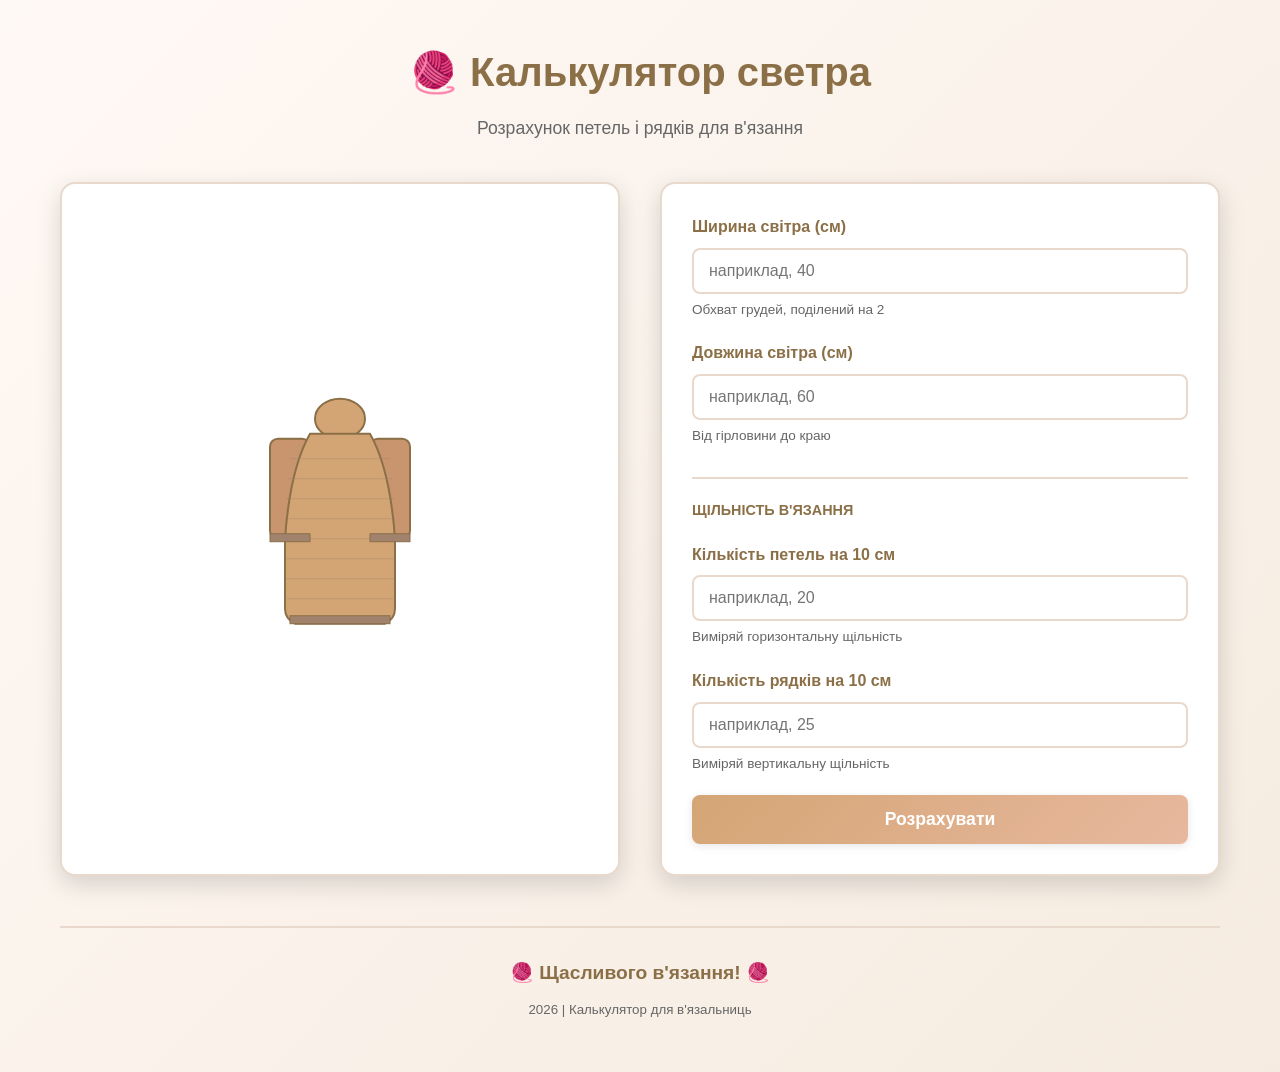
<file: index.html>
<!DOCTYPE html>
<html lang="uk">
<head>
    <meta charset="UTF-8">
    <meta name="viewport" content="width=device-width, initial-scale=1.0">
    <title>Калькулятор петель в'язаного светра</title>
    <link rel="stylesheet" href="styles.css">
</head>
<body>
    <div class="container">
        <header class="header">
            <h1>🧶 Калькулятор светра</h1>
            <p class="subtitle">Розрахунок петель і рядків для в'язання</p>
        </header>

        <div class="content-wrapper">
            <div class="sweater-section">
                <svg class="sweater-svg" viewBox="0 0 200 280" xmlns="http://www.w3.org/2000/svg">
                    <!-- Гірловина -->
                    <ellipse cx="100" cy="30" rx="25" ry="20" fill="#D4A574" stroke="#8B6F47" stroke-width="2"/>

                    <!-- Рукави -->
                    <rect x="30" y="50" width="40" height="100" rx="8" fill="#C9956F" stroke="#8B6F47" stroke-width="2"/>
                    <rect x="130" y="50" width="40" height="100" rx="8" fill="#C9956F" stroke="#8B6F47" stroke-width="2"/>

                    <!-- Центральна частина -->
                    <path d="M 70 45 Q 50 80 45 150 L 45 220 Q 45 230 55 235 L 145 235 Q 155 230 155 220 L 155 150 Q 150 80 130 45 Z"
                          fill="#D4A574" stroke="#8B6F47" stroke-width="2"/>

                    <!-- Текстура в'язання (горизонтальні смужки) -->
                    <line x1="50" y1="70" x2="150" y2="70" stroke="#A0826D" stroke-width="1" opacity="0.4"/>
                    <line x1="48" y1="90" x2="152" y2="90" stroke="#A0826D" stroke-width="1" opacity="0.4"/>
                    <line x1="46" y1="110" x2="154" y2="110" stroke="#A0826D" stroke-width="1" opacity="0.4"/>
                    <line x1="45" y1="130" x2="155" y2="130" stroke="#A0826D" stroke-width="1" opacity="0.4"/>
                    <line x1="45" y1="150" x2="155" y2="150" stroke="#A0826D" stroke-width="1" opacity="0.4"/>
                    <line x1="45" y1="170" x2="155" y2="170" stroke="#A0826D" stroke-width="1" opacity="0.4"/>
                    <line x1="45" y1="190" x2="155" y2="190" stroke="#A0826D" stroke-width="1" opacity="0.4"/>
                    <line x1="47" y1="210" x2="153" y2="210" stroke="#A0826D" stroke-width="1" opacity="0.4"/>

                    <!-- Манжети рукавів -->
                    <rect x="30" y="145" width="40" height="8" fill="#A0826D" stroke="#8B6F47" stroke-width="1"/>
                    <rect x="130" y="145" width="40" height="8" fill="#A0826D" stroke="#8B6F47" stroke-width="1"/>

                    <!-- Манжета внизу -->
                    <rect x="50" y="227" width="100" height="8" fill="#A0826D" stroke="#8B6F47" stroke-width="1"/>
                </svg>
            </div>

            <div class="form-section">
                <form id="calculatorForm">
                    <div class="form-group">
                        <label for="width">Ширина світра (см)</label>
                        <input type="number" id="width" placeholder="наприклад, 40" min="10" max="150" required>
                        <small>Обхват грудей, поділений на 2</small>
                    </div>

                    <div class="form-group">
                        <label for="length">Довжина світра (см)</label>
                        <input type="number" id="length" placeholder="наприклад, 60" min="10" max="100" required>
                        <small>Від гірловини до краю</small>
                    </div>

                    <div class="form-divider">Щільність в'язання</div>

                    <div class="form-group">
                        <label for="stitches">Кількість петель на 10 см</label>
                        <input type="number" id="stitches" placeholder="наприклад, 20" min="5" max="50" step="0.5" required>
                        <small>Виміряй горизонтальну щільність</small>
                    </div>

                    <div class="form-group">
                        <label for="rows">Кількість рядків на 10 см</label>
                        <input type="number" id="rows" placeholder="наприклад, 25" min="5" max="50" step="0.5" required>
                        <small>Виміряй вертикальну щільність</small>
                    </div>

                    <button type="submit" class="btn-calculate">Розрахувати</button>
                </form>
            </div>
        </div>

        <div id="resultsContainer" class="results-container hidden">
            <div class="results-card">
                <h2>Результати розрахунків</h2>

                <div class="result-item">
                    <div class="result-icon">🔢</div>
                    <div class="result-content">
                        <div class="result-label">Петель до набору</div>
                        <div class="result-value" id="stitchesResult">-</div>
                        <small>Стільки петель потрібно набрати на спиці</small>
                    </div>
                </div>

                <div class="result-item">
                    <div class="result-icon">📏</div>
                    <div class="result-content">
                        <div class="result-label">Рядків для в'язання</div>
                        <div class="result-value" id="rowsResult">-</div>
                        <small>Стільки рядків потрібно пров'язати</small>
                    </div>
                </div>

                <div class="info-box">
                    <strong>💡 Порада:</strong> Завжди роби контрольний зразок перед початком! Виміряй щільність кілька разів, щоб переконатися у точності.
                </div>

                <button type="button" class="btn-reset" onclick="resetForm()">Нові розрахунки</button>
            </div>
        </div>

        <footer class="footer">
            <p>🧶 Щасливого в'язання! 🧶</p>
            <small>2026 | Калькулятор для в'язальниць</small>
        </footer>
    </div>

    <script src="script.js"></script>
</body>
</html>
</file>
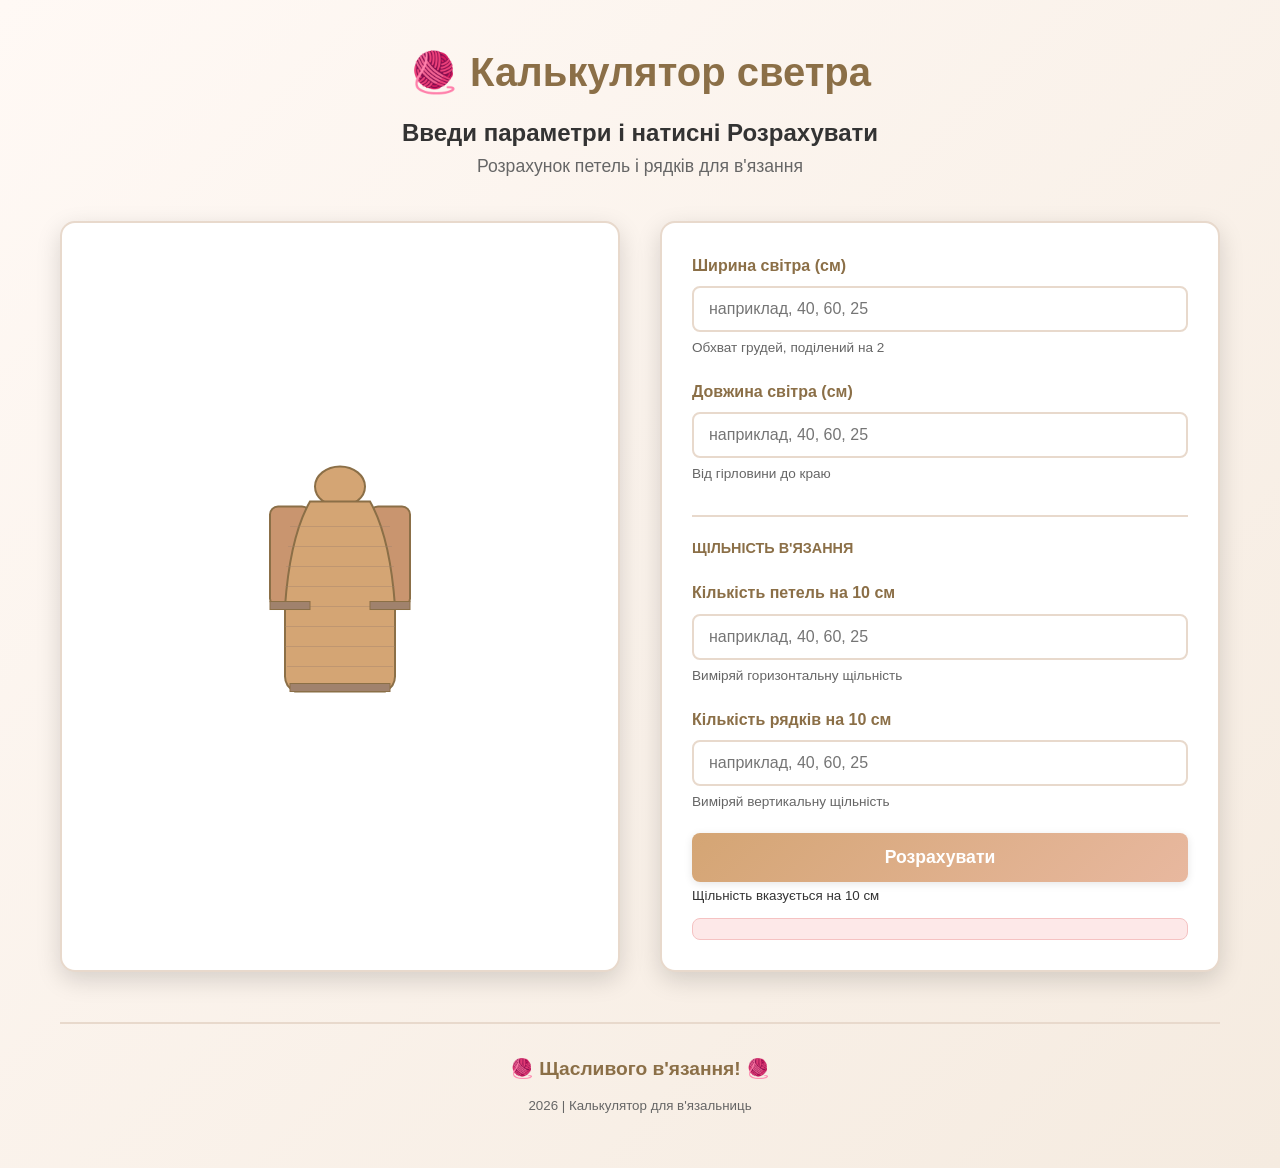
<file: src/main/resources/static/index.html>
<!DOCTYPE html>
<html lang="uk">
<head>
    <meta charset="UTF-8">
    <meta name="viewport" content="width=device-width, initial-scale=1.0">
    <title>Калькулятор петель в'язаного светра</title>
    <link rel="stylesheet" href="styles.css">
</head>
<body>
    <div class="container">
        <header class="header">
            <h1>🧶 Калькулятор светра</h1>
            <h2>Введи параметри і натисні Розрахувати</h2>
            <p class="subtitle">Розрахунок петель і рядків для в'язання</p>
        </header>

        <div class="content-wrapper">
            <div class="sweater-section">
                <svg class="sweater-svg" viewBox="0 0 200 280" xmlns="http://www.w3.org/2000/svg">
                    <!-- Гірловина -->
                    <ellipse cx="100" cy="30" rx="25" ry="20" fill="#D4A574" stroke="#8B6F47" stroke-width="2"/>

                    <!-- Рукави -->
                    <rect x="30" y="50" width="40" height="100" rx="8" fill="#C9956F" stroke="#8B6F47" stroke-width="2"/>
                    <rect x="130" y="50" width="40" height="100" rx="8" fill="#C9956F" stroke="#8B6F47" stroke-width="2"/>

                    <!-- Центральна частина -->
                    <path d="M 70 45 Q 50 80 45 150 L 45 220 Q 45 230 55 235 L 145 235 Q 155 230 155 220 L 155 150 Q 150 80 130 45 Z"
                          fill="#D4A574" stroke="#8B6F47" stroke-width="2"/>

                    <!-- Текстура в'язання (горизонтальні смужки) -->
                    <line x1="50" y1="70" x2="150" y2="70" stroke="#A0826D" stroke-width="1" opacity="0.4"/>
                    <line x1="48" y1="90" x2="152" y2="90" stroke="#A0826D" stroke-width="1" opacity="0.4"/>
                    <line x1="46" y1="110" x2="154" y2="110" stroke="#A0826D" stroke-width="1" opacity="0.4"/>
                    <line x1="45" y1="130" x2="155" y2="130" stroke="#A0826D" stroke-width="1" opacity="0.4"/>
                    <line x1="45" y1="150" x2="155" y2="150" stroke="#A0826D" stroke-width="1" opacity="0.4"/>
                    <line x1="45" y1="170" x2="155" y2="170" stroke="#A0826D" stroke-width="1" opacity="0.4"/>
                    <line x1="45" y1="190" x2="155" y2="190" stroke="#A0826D" stroke-width="1" opacity="0.4"/>
                    <line x1="47" y1="210" x2="153" y2="210" stroke="#A0826D" stroke-width="1" opacity="0.4"/>

                    <!-- Манжети рукавів -->
                    <rect x="30" y="145" width="40" height="8" fill="#A0826D" stroke="#8B6F47" stroke-width="1"/>
                    <rect x="130" y="145" width="40" height="8" fill="#A0826D" stroke="#8B6F47" stroke-width="1"/>

                    <!-- Манжета внизу -->
                    <rect x="50" y="227" width="100" height="8" fill="#A0826D" stroke="#8B6F47" stroke-width="1"/>
                </svg>
            </div>

            <div class="form-section">
                <form id="calculatorForm">
                    <div class="form-group">
                        <label for="width">Ширина світра (см)</label>
                        <input type="number" id="width" placeholder="наприклад, 40, 60, 25" min="10" max="150" required>
                        <small>Обхват грудей, поділений на 2</small>
                    </div>

                    <div class="form-group">
                        <label for="length">Довжина світра (см)</label>
                        <input type="number" id="length" placeholder="наприклад, 40, 60, 25" min="10" max="100" required>
                        <small>Від гірловини до краю</small>
                    </div>

                    <div class="form-divider">Щільність в'язання</div>

                    <div class="form-group">
                        <label for="stitches">Кількість петель на 10 см</label>
                        <input type="number" id="stitches" placeholder="наприклад, 40, 60, 25" min="5" max="50" step="0.5" required>
                        <small>Виміряй горизонтальну щільність</small>
                    </div>

                    <div class="form-group">
                        <label for="rows">Кількість рядків на 10 см</label>
                        <input type="number" id="rows" placeholder="наприклад, 40, 60, 25" min="5" max="50" step="0.5" required>
                        <small>Виміряй вертикальну щільність</small>
                    </div>

                    <button type="submit" class="btn-calculate">Розрахувати</button>
                    <small>Щільність вказується на 10 см</small>
                    <p id="formError" class="form-error hidden" aria-live="polite"></p>
                </form>
            </div>
        </div>

        <div id="resultsContainer" class="results-container hidden">
            <div class="results-card">
                <h2>Результати розрахунків</h2>

                <div class="result-item">
                    <div class="result-icon">🔢</div>
                    <div class="result-content">
                        <div class="result-label">Петель до набору</div>
                        <div class="result-value" id="stitchesResult">-</div>
                        <small>Стільки петель потрібно набрати на спиці</small>
                    </div>
                </div>

                <div class="result-item">
                    <div class="result-icon">📏</div>
                    <div class="result-content">
                        <div class="result-label">Рядків для в'язання</div>
                        <div class="result-value" id="rowsResult">-</div>
                        <small>Стільки рядків потрібно пров'язати</small>
                    </div>
                </div>

                <div class="info-box">
                    <strong>💡 Порада:</strong> Завжди роби контрольний зразок перед початком! Виміряй щільність кілька разів, щоб переконатися у точності.
                </div>

                <button type="button" class="btn-reset" onclick="resetForm()">Нові розрахунки</button>
            </div>
        </div>

        <footer class="footer">
            <p>🧶 Щасливого в'язання! 🧶</p>
            <small>2026 | Калькулятор для в'язальниць</small>
        </footer>
    </div>

    <script src="script.js"></script>
</body>
</html>
</file>
<file: styles.css>
* {
    margin: 0;
    padding: 0;
    box-sizing: border-box;
}

:root {
    --primary-color: #D4A574;
    --primary-dark: #8B6F47;
    --accent-color: #E8B89F;
    --text-color: #333;
    --text-light: #666;
    --bg-color: #FFF9F5;
    --border-color: #E8D9CC;
    --success-color: #6DB386;
    --shadow: 0 2px 8px rgba(0, 0, 0, 0.1);
    --shadow-lg: 0 8px 24px rgba(0, 0, 0, 0.15);
}

body {
    font-family: -apple-system, BlinkMacSystemFont, 'Segoe UI', Roboto, sans-serif;
    background: linear-gradient(135deg, #FFF9F5 0%, #F5EBE0 100%);
    color: var(--text-color);
    line-height: 1.6;
    min-height: 100vh;
}

.container {
    max-width: 1200px;
    margin: 0 auto;
    padding: 20px;
}

.header {
    text-align: center;
    margin-bottom: 40px;
    padding-top: 20px;
}

.header h1 {
    font-size: 2.5rem;
    color: var(--primary-dark);
    margin-bottom: 10px;
}

.subtitle {
    font-size: 1.1rem;
    color: var(--text-light);
}

.content-wrapper {
    display: grid;
    grid-template-columns: 1fr 1fr;
    gap: 40px;
    margin-bottom: 40px;
}

.sweater-section {
    display: flex;
    justify-content: center;
    background: white;
    padding: 30px;
    border-radius: 15px;
    box-shadow: var(--shadow-lg);
    border: 2px solid var(--border-color);
}

.sweater-svg {
    width: 100%;
    max-width: 200px;
    animation: swayAnimation 3s ease-in-out infinite;
}

@keyframes swayAnimation {
    0%, 100% { transform: translateX(0); }
    50% { transform: translateX(5px); }
}

.form-section {
    background: white;
    padding: 30px;
    border-radius: 15px;
    box-shadow: var(--shadow-lg);
    border: 2px solid var(--border-color);
}

.form-group {
    margin-bottom: 20px;
}

.form-group label {
    display: block;
    font-weight: 600;
    color: var(--primary-dark);
    margin-bottom: 8px;
}

.form-group input {
    width: 100%;
    padding: 12px 15px;
    border: 2px solid var(--border-color);
    border-radius: 8px;
    font-size: 1rem;
    transition: all 0.3s ease;
}

.form-group input:focus {
    outline: none;
    border-color: var(--primary-color);
    background-color: #FFFBF8;
}

.form-group small {
    display: block;
    color: var(--text-light);
    font-size: 0.85rem;
    margin-top: 5px;
}

.form-divider {
    font-size: 0.9rem;
    font-weight: 700;
    color: var(--primary-dark);
    text-transform: uppercase;
    margin: 30px 0 20px 0;
    padding-top: 20px;
    border-top: 2px solid var(--border-color);
}

.btn-calculate {
    width: 100%;
    padding: 14px 20px;
    font-size: 1.1rem;
    font-weight: 700;
    border: none;
    border-radius: 8px;
    cursor: pointer;
    background: linear-gradient(135deg, var(--primary-color), var(--accent-color));
    color: white;
    box-shadow: var(--shadow);
    transition: all 0.3s ease;
}

.btn-calculate:hover {
    transform: translateY(-2px);
    box-shadow: var(--shadow-lg);
}

.btn-reset {
    width: 100%;
    padding: 12px 15px;
    background: var(--border-color);
    color: var(--primary-dark);
    border: none;
    border-radius: 8px;
    font-weight: 700;
    cursor: pointer;
    margin-top: 20px;
    transition: all 0.3s ease;
}

.btn-reset:hover {
    background: #D9CAB8;
}

.results-container {
    margin-top: 40px;
    animation: slideUp 0.5s ease;
}

.results-container.hidden {
    display: none;
}

@keyframes slideUp {
    from { opacity: 0; transform: translateY(20px); }
    to { opacity: 1; transform: translateY(0); }
}

.results-card {
    background: white;
    padding: 30px;
    border-radius: 15px;
    box-shadow: var(--shadow-lg);
    border: 3px solid var(--success-color);
}

.results-card h2 {
    color: var(--primary-dark);
    margin-bottom: 30px;
    font-size: 1.8rem;
    text-align: center;
}

.result-item {
    display: flex;
    gap: 20px;
    margin-bottom: 25px;
    padding: 20px;
    background: linear-gradient(135deg, #F5EBE0 0%, var(--bg-color) 100%);
    border-radius: 10px;
    border-left: 4px solid var(--success-color);
}

.result-icon {
    font-size: 2.5rem;
    flex-shrink: 0;
}

.result-content {
    flex: 1;
}

.result-label {
    font-size: 0.95rem;
    color: var(--text-light);
    font-weight: 600;
    text-transform: uppercase;
    margin-bottom: 8px;
}

.result-value {
    font-size: 2.5rem;
    font-weight: 700;
    color: var(--success-color);
}

.result-item small {
    color: var(--text-light);
    font-size: 0.85rem;
}

.info-box {
    background: rgba(109, 179, 134, 0.1);
    border-left: 4px solid var(--success-color);
    padding: 15px 20px;
    border-radius: 8px;
    margin: 30px 0;
    color: var(--text-color);
}

.info-box strong {
    color: var(--primary-dark);
}

.footer {
    text-align: center;
    padding: 30px 20px;
    color: var(--text-light);
    border-top: 2px solid var(--border-color);
    margin-top: 50px;
}

.footer p {
    font-size: 1.2rem;
    font-weight: 600;
    color: var(--primary-dark);
    margin-bottom: 8px;
}

@media (max-width: 768px) {
    .content-wrapper {
        grid-template-columns: 1fr;
        gap: 30px;
    }

    .header h1 {
        font-size: 1.8rem;
    }

    .result-value {
        font-size: 2rem;
    }
}

@media (max-width: 480px) {
    .container {
        padding: 10px;
    }

    .form-section, .results-card {
        padding: 15px;
    }

    .result-value {
        font-size: 1.8rem;
    }
}
</file>
<file: src/main/resources/static/styles.css>
* {
    margin: 0;
    padding: 0;
    box-sizing: border-box;
}

:root {
    --primary-color: #D4A574;
    --primary-dark: #8B6F47;
    --accent-color: #E8B89F;
    --text-color: #333;
    --text-light: #666;
    --bg-color: #FFF9F5;
    --border-color: #E8D9CC;
    --success-color: #6DB386;
    --shadow: 0 2px 8px rgba(0, 0, 0, 0.1);
    --shadow-lg: 0 8px 24px rgba(0, 0, 0, 0.15);
}

body {
    font-family: -apple-system, BlinkMacSystemFont, 'Segoe UI', Roboto, sans-serif;
    background: linear-gradient(135deg, #FFF9F5 0%, #F5EBE0 100%);
    color: var(--text-color);
    line-height: 1.6;
    min-height: 100vh;
}

.container {
    max-width: 1200px;
    margin: 0 auto;
    padding: 20px;
}

.header {
    text-align: center;
    margin-bottom: 40px;
    padding-top: 20px;
}

.header h1 {
    font-size: 2.5rem;
    color: var(--primary-dark);
    margin-bottom: 10px;
}

.subtitle {
    font-size: 1.1rem;
    color: var(--text-light);
}

.content-wrapper {
    display: grid;
    grid-template-columns: 1fr 1fr;
    gap: 40px;
    margin-bottom: 40px;
}

.sweater-section {
    display: flex;
    justify-content: center;
    background: white;
    padding: 30px;
    border-radius: 15px;
    box-shadow: var(--shadow-lg);
    border: 2px solid var(--border-color);
}

.sweater-svg {
    width: 100%;
    max-width: 200px;
    animation: swayAnimation 3s ease-in-out infinite;
}

@keyframes swayAnimation {
    0%, 100% { transform: translateX(0); }
    50% { transform: translateX(5px); }
}

.form-section {
    background: white;
    padding: 30px;
    border-radius: 15px;
    box-shadow: var(--shadow-lg);
    border: 2px solid var(--border-color);
}

.form-group {
    margin-bottom: 20px;
}

.form-group label {
    display: block;
    font-weight: 600;
    color: var(--primary-dark);
    margin-bottom: 8px;
}

.form-group input {
    width: 100%;
    padding: 12px 15px;
    border: 2px solid var(--border-color);
    border-radius: 8px;
    font-size: 1rem;
    transition: all 0.3s ease;
}

.form-group input:focus {
    outline: none;
    border-color: var(--primary-color);
    background-color: #FFFBF8;
}

.form-group small {
    display: block;
    color: var(--text-light);
    font-size: 0.85rem;
    margin-top: 5px;
}

.form-divider {
    font-size: 0.9rem;
    font-weight: 700;
    color: var(--primary-dark);
    text-transform: uppercase;
    margin: 30px 0 20px 0;
    padding-top: 20px;
    border-top: 2px solid var(--border-color);
}

.btn-calculate {
    width: 100%;
    padding: 14px 20px;
    font-size: 1.1rem;
    font-weight: 700;
    border: none;
    border-radius: 8px;
    cursor: pointer;
    background: linear-gradient(135deg, var(--primary-color), var(--accent-color));
    color: white;
    box-shadow: var(--shadow);
    transition: transform 0.2s ease, box-shadow 0.2s ease, filter 0.2s ease;
}

.btn-calculate:hover {
    transform: translateY(-2px);
    box-shadow: 0 8px 18px rgba(0, 0, 0, 0.18);
    filter: brightness(0.97);
}

.btn-reset {
    width: 100%;
    padding: 12px 15px;
    background: var(--border-color);
    color: var(--primary-dark);
    border: none;
    border-radius: 8px;
    font-weight: 700;
    cursor: pointer;
    margin-top: 20px;
    transition: all 0.3s ease;
}

.btn-reset:hover {
    background: #D9CAB8;
}

.btn-calculate:active {
    transform: translateY(0);
    box-shadow: 0 4px 10px rgba(0, 0, 0, 0.14);
}

.results-container {
    margin-top: 40px;
    border: 1px solid rgba(0, 0, 0, 0.08);
        border-radius: 12px;
    animation: fadeInUp 240ms ease-out;
}

.results-container.hidden {
    display: none;
}

@keyframes slideUp {
    from { opacity: 0; transform: translateY(20px); }
    to { opacity: 1; transform: translateY(0); }
}

@keyframes fadeInUp {
    from {
        opacity: 0;
        transform: translateY(8px);
    }
    to {
        opacity: 1;
        transform: translateY(0);
    }
}
.results-card {
    background: white;
    padding: 30px;
    border-radius: 15px;
    box-shadow: var(--shadow-lg);
    border: 3px solid var(--success-color);
}

.results-card h2 {
    color: var(--primary-dark);
    margin-bottom: 30px;
    font-size: 1.8rem;
    text-align: center;
}

.result-item {
    display: flex;
    gap: 20px;
    margin-bottom: 25px;
    padding: 20px;
    background: linear-gradient(135deg, #F5EBE0 0%, var(--bg-color) 100%);
    border-radius: 10px;
    border-left: 4px solid var(--success-color);
}

.result-icon {
    font-size: 2.5rem;
    flex-shrink: 0;
}

.result-content {
    flex: 1;
}

.result-label {
    font-size: 0.95rem;
    color: var(--text-light);
    font-weight: 600;
    text-transform: uppercase;
    margin-bottom: 8px;
}

.result-value {
    font-size: 2.5rem;
    font-weight: 700;
    color: var(--success-color);
}

.result-item small {
    color: var(--text-light);
    font-size: 0.85rem;
}

.info-box {
    background: rgba(109, 179, 134, 0.1);
    border-left: 4px solid var(--success-color);
    padding: 15px 20px;
    border-radius: 8px;
    margin: 30px 0;
    color: var(--text-color);
}

.info-box strong {
    color: var(--primary-dark);
}

.footer {
    text-align: center;
    padding: 30px 20px;
    color: var(--text-light);
    border-top: 2px solid var(--border-color);
    margin-top: 50px;
}

.footer p {
    font-size: 1.2rem;
    font-weight: 600;
    color: var(--primary-dark);
    margin-bottom: 8px;
}

@media (max-width: 768px) {
    .content-wrapper {
        grid-template-columns: 1fr;
        gap: 10px;
    }

    .header h1 {
        font-size: 1.8rem;
    }

    .result-value {
        font-size: 2rem;
    }
        .container {
            padding: 12px;
        }

        .form-section,
        .results-container {
            padding: 12px;
        }

        .form-group {
            margin-bottom: 10px;
        }
}

@media (max-width: 480px) {
    .container {
        padding: 10px;
    }

    .form-section, .results-card {
        padding: 15px;
    }

    .result-value {
        font-size: 1.8rem;
    }
}
.form-error {
    margin-top: 10px;
    color: #b3261e;
    background: #fde8e8;
    border: 1px solid #f5c2c2;
    border-radius: 8px;
    padding: 10px 12px;
    font-size: 0.9rem;
}
</file>
